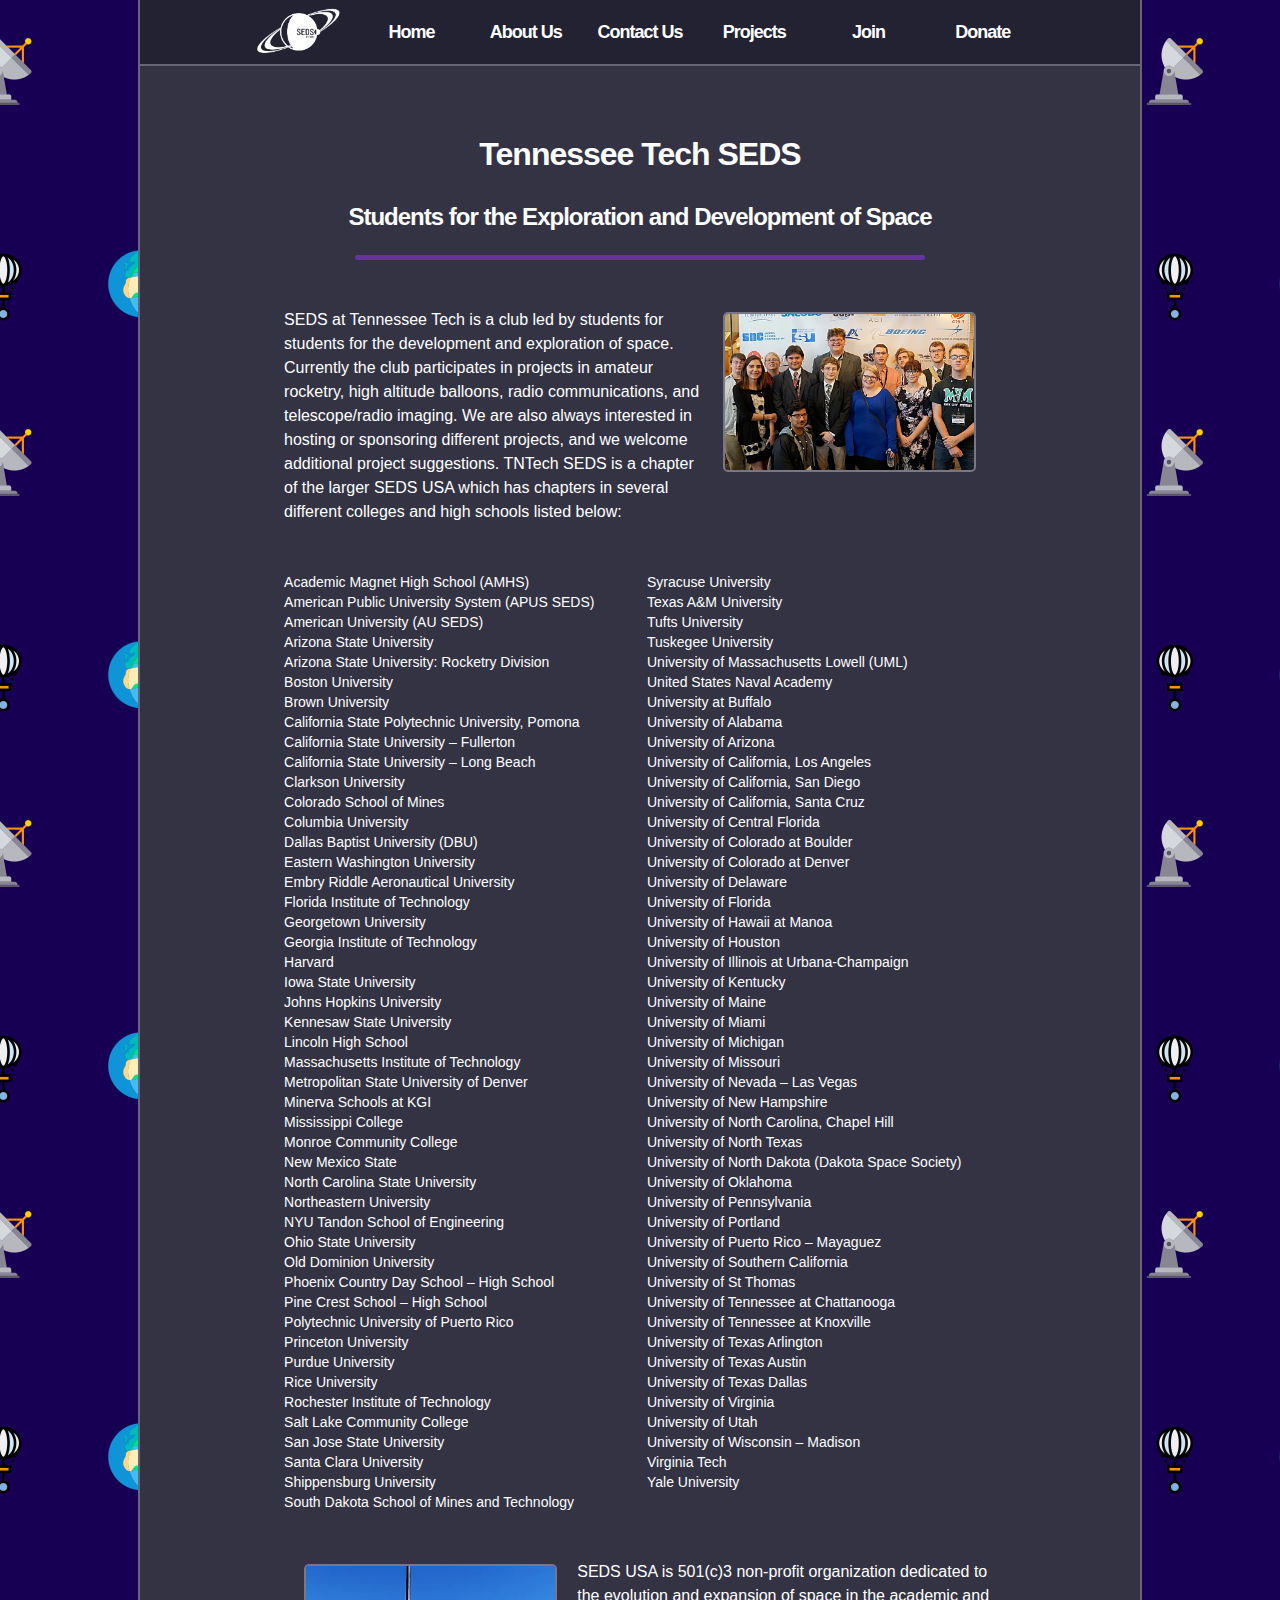
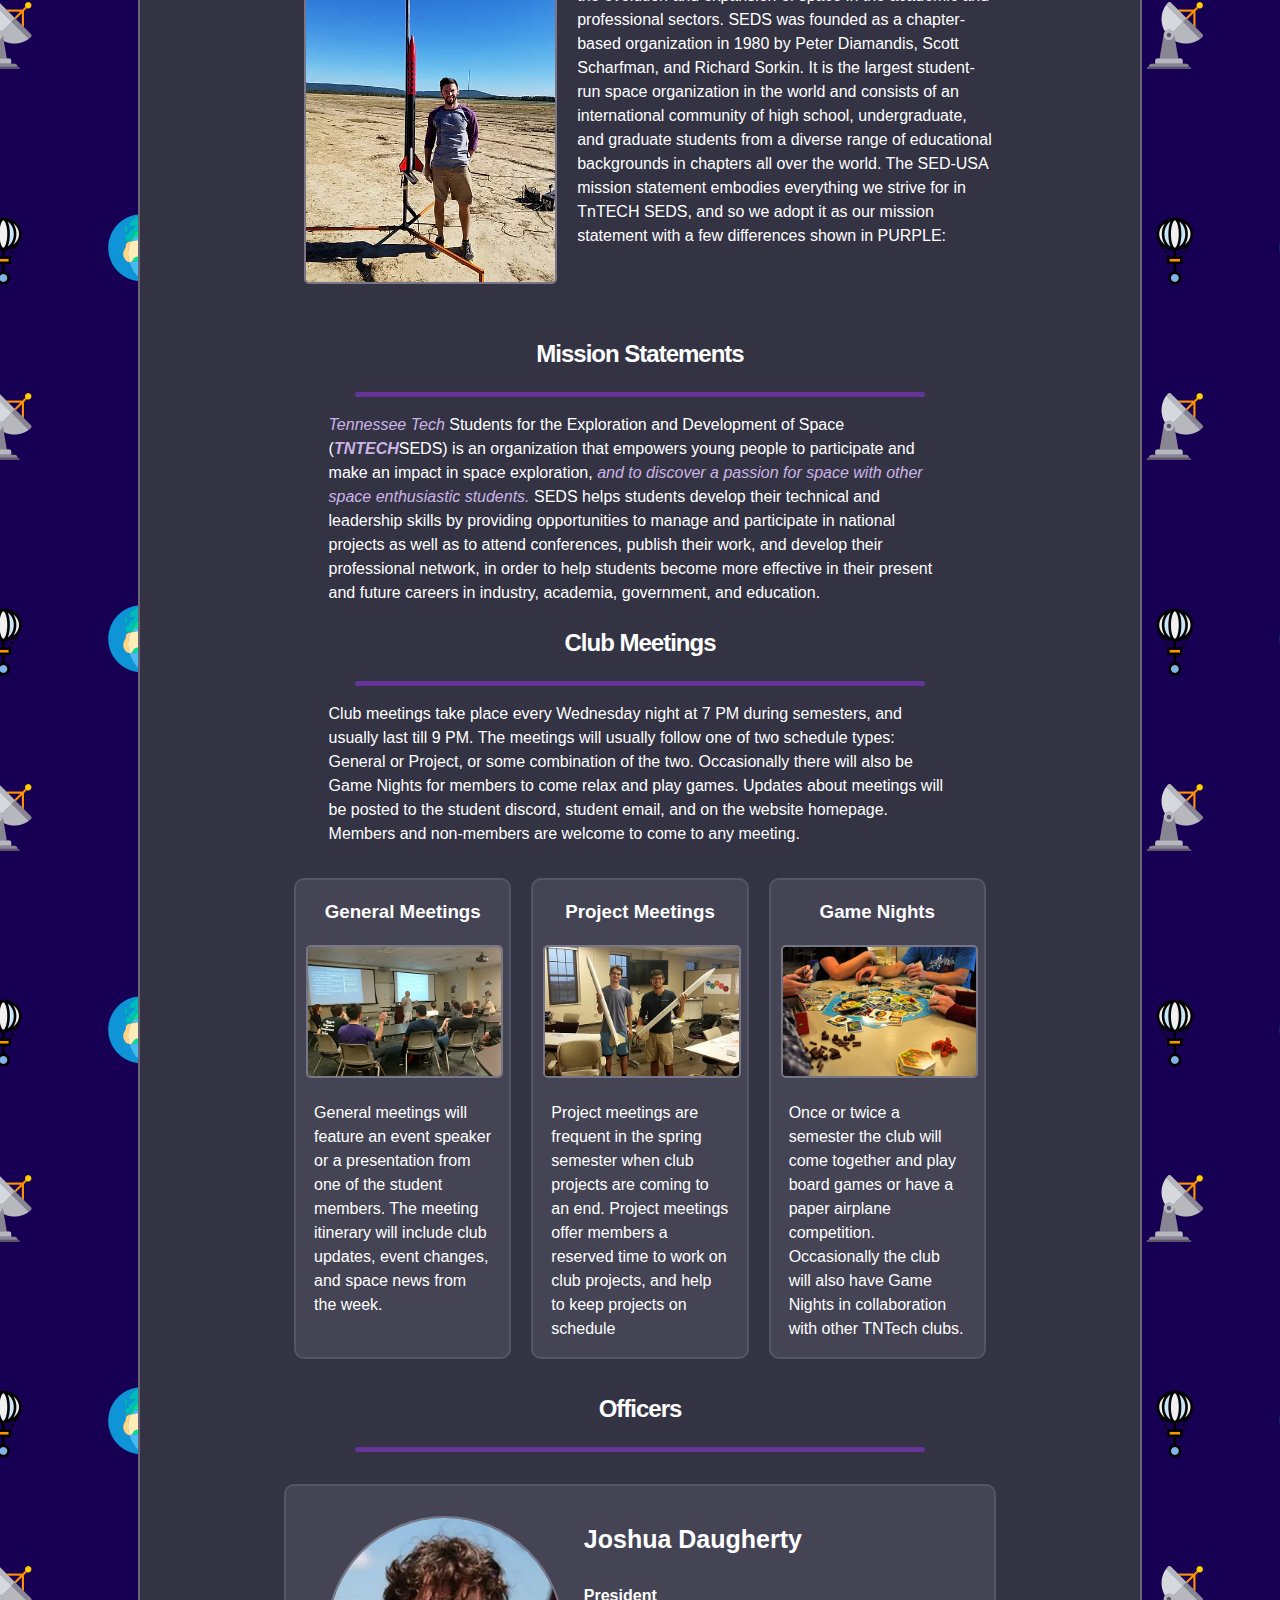
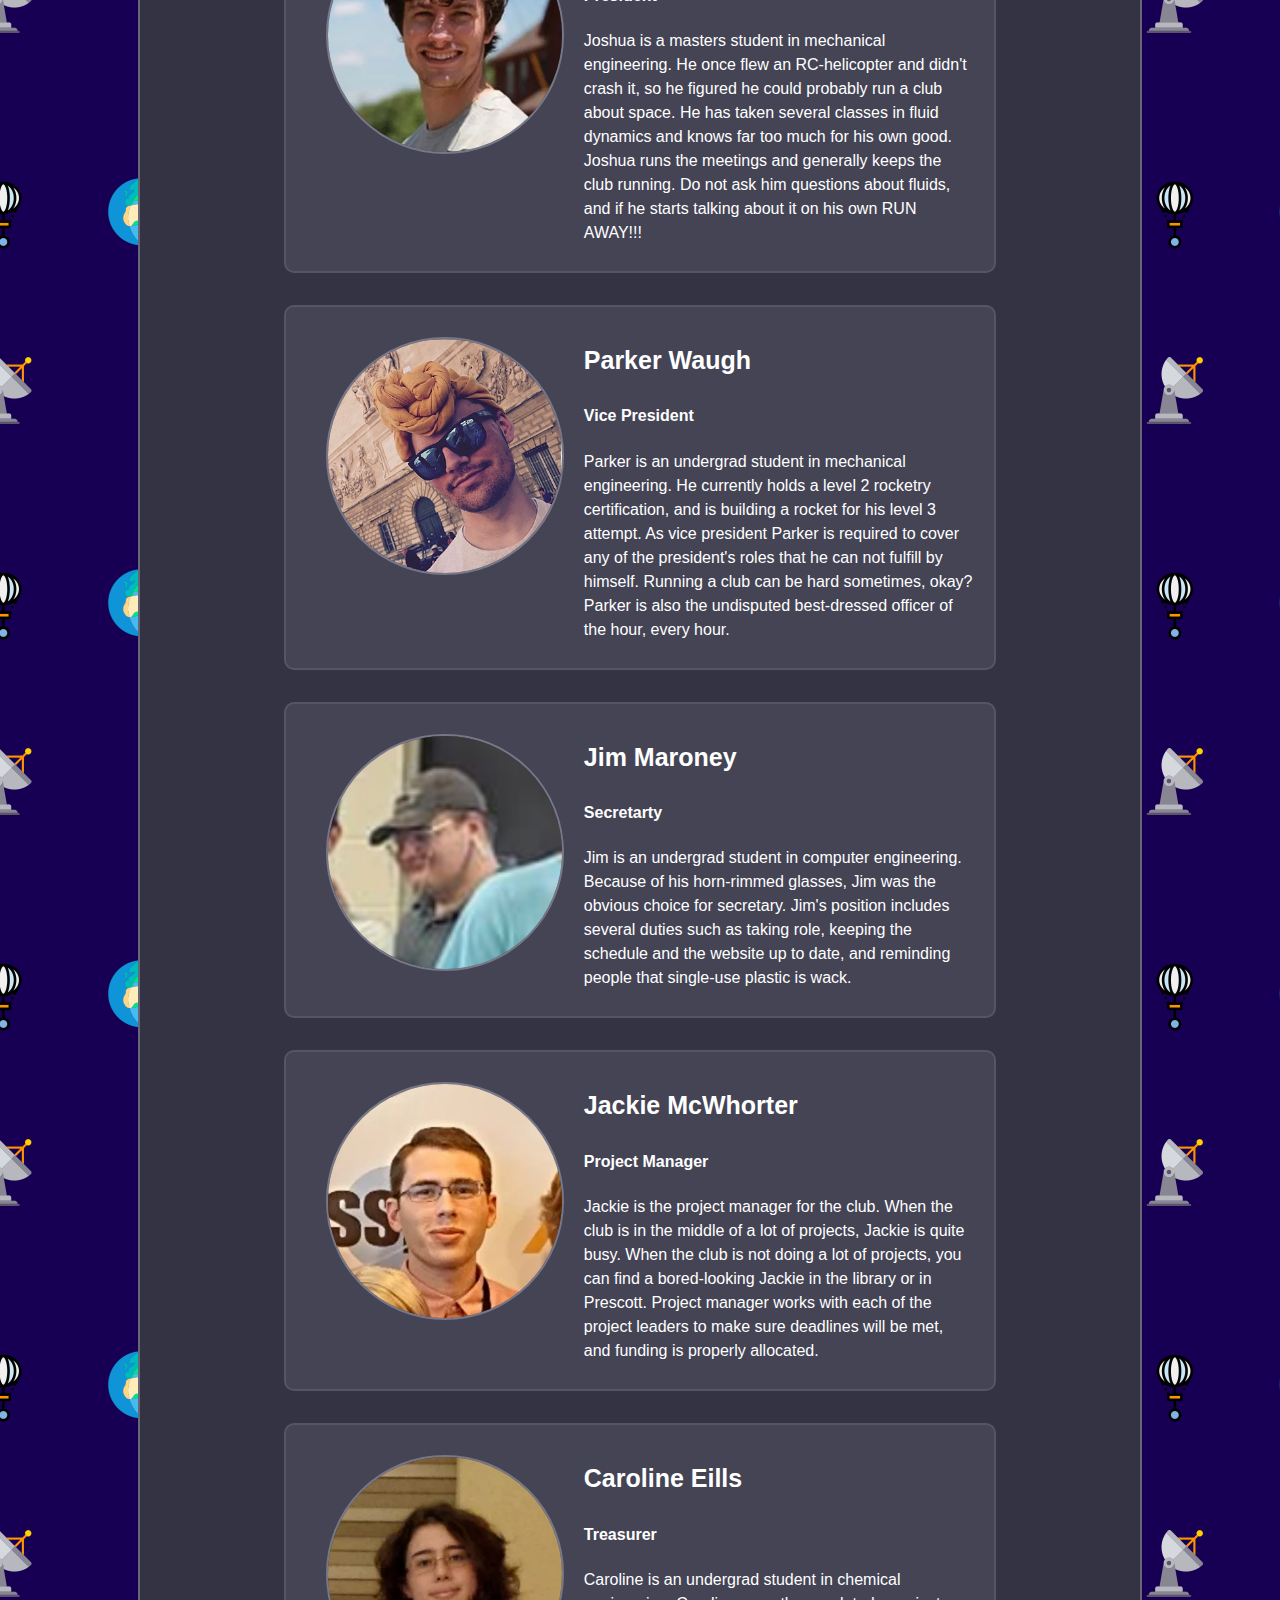
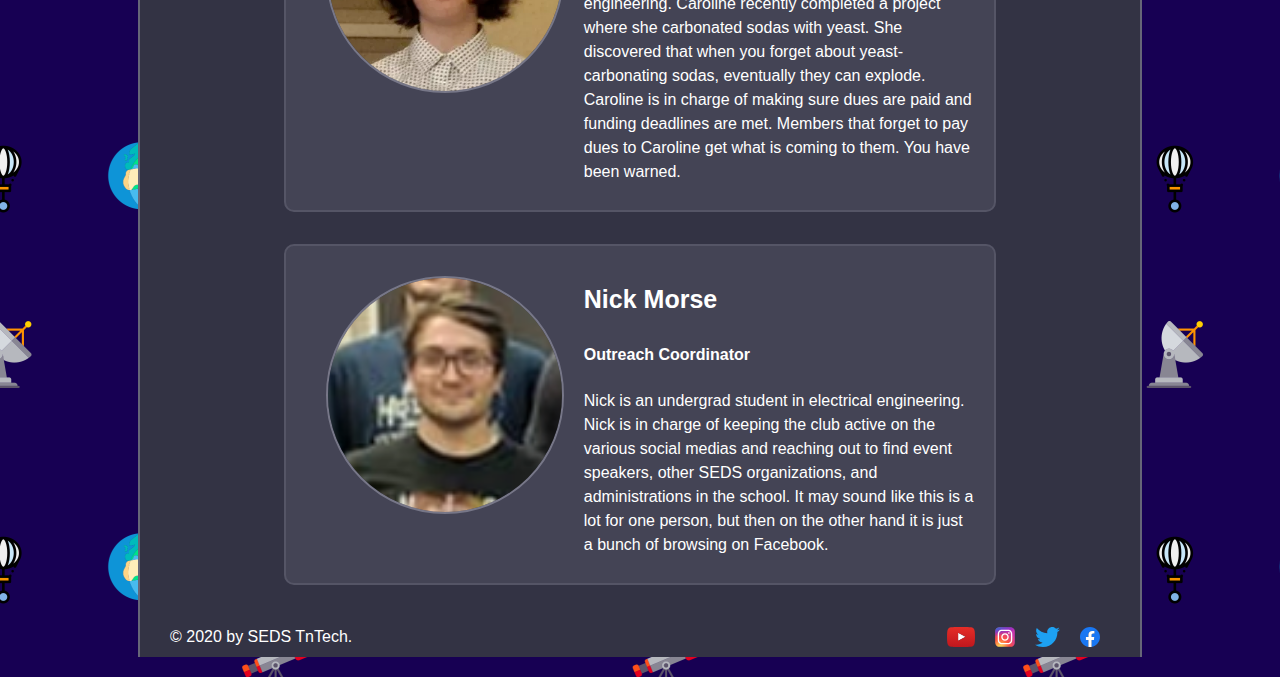
<file: about-us.html>
<!DOCTYPE html>
<html lang='en'>

<head>
    <title>About Us | SEDS at TTU</title>
    <meta charset="UTF-8">
    <meta name='viewport' content='width=device-width, initial-scale=1'>
    <link rel='icon' type='image/png' href='photos/assets/tab-icon.png'>
    <link rel='stylesheet' href='styles/about-us.css'>
    <script src='scripts/script.js'></script>
</head>

<body>
    <nav>
        <ul class='nav-links'>
            <button title='Menu'></button>
            <li class='logo'><a title='Home' href='index.html'><img src='photos/assets/logo.png'></a></li>
            <li><a href='index.html'>Home</a>
                <ul>
                    <li><a href='#PhotoOfTheWeek'>Photo of the Week</a></li>
                    <li><a href='#UpcomingEvents'>Upcoming Events</a></li>
                </ul>
            </li>
            <li><a href='about-us.html'>About Us</a>
                <ul>
                    <li><a href='about-us.html#MissionStatement'>Mission Statement</a></li>
                    <li><a href='about-us.html#ClubMeetings'>Club Meetings</a></li>
                    <li><a href='about-us.html#Officers'>Officers</a></li>
                </ul>
            </li>
            <li><a href='contact-us.html'>Contact Us</a></li>
            <li><a href='projects.html'>Projects</a>
                <ul>
                    <li><a href='projects.html#RocketryTeam'>Rocketry Team</a></li>
                    <li><a href='projects.html#BalloonTeam'>Balloon Team</a></li>
                    <li><a href='projects.html#RadioAndTelescope'>Radio/Telescope</a></li>
                </ul>
            </li>
            <li><a href='join.html'>Join</a></li>
            <li><a href='donate.html'>Donate</a></li>
        </ul>
    </nav>
    <main>
        <h1>Tennessee Tech SEDS</h1>
        <h2>Students for the Exploration and Development of Space</h2>
        <hr>
        <div class='flex'>
            <img src='photos/everybody.png'>
            <p>
                SEDS at Tennessee Tech is a club led by students for students for the development and exploration of
                space. Currently the club participates in projects in amateur rocketry, high altitude balloons, radio
                communications, and telescope/radio imaging. We are also always interested in hosting or sponsoring
                different projects, and we welcome additional project suggestions. TNTech SEDS is a chapter of the
                larger SEDS USA which has chapters in several different colleges and high schools listed below:
            </p>
        </div>
        <div class='columns'>Academic Magnet High School (AMHS)
American Public University System (APUS SEDS)
American University (AU SEDS)
Arizona State University
Arizona State University: Rocketry Division
Boston University
Brown University
California State Polytechnic University, Pomona
California State University – Fullerton
California State University – Long Beach
Clarkson University
Colorado School of Mines
Columbia University
Dallas Baptist University (DBU)
Eastern Washington University
Embry Riddle Aeronautical University
Florida Institute of Technology
Georgetown University
Georgia Institute of Technology
Harvard
Iowa State University
Johns Hopkins University
Kennesaw State University
Lincoln High School
Massachusetts Institute of Technology
Metropolitan State University of Denver
Minerva Schools at KGI
Mississippi College
Monroe Community College
New Mexico State
North Carolina State University
Northeastern University
NYU Tandon School of Engineering
Ohio State University
Old Dominion University
Phoenix Country Day School – High School
Pine Crest School – High School
Polytechnic University of Puerto Rico
Princeton University
Purdue University
Rice University
Rochester Institute of Technology
Salt Lake Community College
San Jose State University
Santa Clara University
Shippensburg University
South Dakota School of Mines and Technology
Syracuse University
Texas A&M University
Tufts University
Tuskegee University
University of Massachusetts Lowell (UML)
United States Naval Academy
University at Buffalo
University of Alabama
University of Arizona
University of California, Los Angeles
University of California, San Diego
University of California, Santa Cruz
University of Central Florida
University of Colorado at Boulder
University of Colorado at Denver
University of Delaware
University of Florida
University of Hawaii at Manoa
University of Houston
University of Illinois at Urbana-Champaign
University of Kentucky
University of Maine
University of Miami
University of Michigan
University of Missouri
University of Nevada – Las Vegas
University of New Hampshire
University of North Carolina, Chapel Hill
University of North Texas
University of North Dakota (Dakota Space Society)
University of Oklahoma
University of Pennsylvania
University of Portland
University of Puerto Rico – Mayaguez
University of Southern California
University of St Thomas
University of Tennessee at Chattanooga
University of Tennessee at Knoxville
University of Texas Arlington
University of Texas Austin
University of Texas Dallas
University of Virginia
University of Utah
University of Wisconsin – Madison
Virginia Tech
Yale University
        </div>
        <div class='flex'>
            <img src='photos/rocket.png'>
            <p>
                SEDS USA is 501(c)3 non-profit organization dedicated to the evolution and expansion of space in the
                academic and professional sectors. SEDS was founded as a chapter-based organization in 1980 by Peter
                Diamandis, Scott Scharfman, and Richard Sorkin. It is the largest student-run space organization in the
                world and consists of an international community of high school, undergraduate, and graduate students
                from a diverse range of educational backgrounds in chapters all over the world. The SED-USA mission
                statement embodies everything we strive for in TnTECH SEDS, and so we adopt it as our mission statement
                with a few differences shown in PURPLE:
            </p>
        </div>
        <section id='MissionStatement'>
            <h2>Mission Statements</h2>
            <hr>
            <p>
                <em>Tennessee Tech</em> Students for the Exploration and Development of Space
                (<b><em>TNTECH</em></b>SEDS) is an organization
                that empowers young people to participate and make an impact in space exploration, <em>and to discover a
                    passion for space with other space enthusiastic students.</em> SEDS helps students develop their
                technical
                and leadership skills by providing opportunities to manage and participate in national projects as well
                as to attend conferences, publish their work, and develop their professional network, in order to help
                students become more effective in their present and future careers in industry, academia, government,
                and education.
            </p>
        </section>
        <section id='ClubMeetings'>
            <h2>Club Meetings</h2>
            <hr>
            <p>
                Club meetings take place every Wednesday night at 7 PM during semesters, and usually last till 9 PM. The
                meetings will usually follow one of two schedule types: General or Project, or some combination of the
                two. Occasionally there will also be Game Nights for members to come relax and play games. Updates about
                meetings will be posted to the student discord, student email, and on the website homepage. Members and
                non-members are welcome to come to any meeting.
            </p>
        <div class='flex meetings'>
            <div>
                <h3>General Meetings</h3>
                <img src='photos/class.png'>
                <p>
                    General meetings will feature an event speaker or a presentation from one of the student members.
                    The meeting itinerary will include club updates, event changes, and space news from the week.
                </p>
            </div>
            <div>
                <h3>Project Meetings</h3>
                <img src='photos/nerds.png'>
                <p>Project meetings are frequent in the spring semester when club projects are coming to an end. Project
                    meetings offer members a reserved time to work on club projects, and help to keep projects on
                    schedule</p>
            </div>
            <div>
                <h3>Game Nights</h3>
                <img src='photos/game-night.png'>
                <p>Once or twice a semester the club will come together and play board games or have a paper airplane
                    competition. Occasionally the club will also have Game Nights in collaboration with other TNTech
                    clubs.</p>
            </div>
        </div>
        </section>
        <section id='Officers'>
            <h2>Officers</h2>
            <hr>
            <div class='flex'>
                <img src='photos/officers/josh-daugherty.png'>
                <div>
                    <h3>Joshua Daugherty</h3>
                    <h4>President</h4>
                    <p>Joshua is a masters student in mechanical engineering. He once flew an RC-helicopter and didn't
                        crash it, so he figured he could probably run a club about space. He has taken several classes
                        in fluid dynamics and knows far too much for his own good. Joshua runs the meetings and
                        generally keeps the club running. Do not ask him questions about fluids, and if he starts
                        talking about it on his own RUN AWAY!!!</p>
                </div>
            </div>
            <div class='flex'>
                <img src='photos/officers/parker-waugh.png'>
                <div>
                    <h3>Parker Waugh</h3>
                    <h4>Vice President</h4>
                    <p>
                        Parker is an undergrad student in mechanical engineering. He currently holds a level 2 rocketry
                        certification, and is building a rocket for his level 3 attempt. As vice president Parker is
                        required to cover any of the president's roles that he can not fulfill by himself. Running a
                        club can be hard sometimes, okay? Parker is also the undisputed best-dressed officer of the
                        hour, every hour.
                    </p>
                </div>
            </div>
            <div class='flex'>
                <img src='photos/officers/jim-maroney.png'>
                <div>
                    <h3>Jim Maroney</h3>
                    <h4>Secretarty</h4>
                    <p>Jim is an undergrad student in computer engineering. Because of his horn-rimmed glasses, Jim was
                        the obvious choice for secretary. Jim's position includes several duties such as taking role,
                        keeping the schedule and the website up to date, and reminding people that single-use plastic is
                        wack.</p>
                </div>
            </div>
            <div class='flex'>
                <img src='photos/officers/jackie-mcwhorter.png'>
                <div>
                    <h3>Jackie McWhorter</h3>
                    <h4>Project Manager</h4>
                    <p>
                        Jackie is the project manager for the club. When the club is in the middle of a lot of projects,
                        Jackie is quite busy. When the club is not doing a lot of projects, you can find a bored-looking
                        Jackie in the library or in Prescott. Project manager works with each of the project leaders to
                        make sure deadlines will be met, and funding is properly allocated.
                    </p>
                </div>
            </div>
            <div class='flex'>
                <img src='photos/officers/caroline-ellis.png'>
                <div>
                    <h3>Caroline Eills</h3>
                    <h4>Treasurer</h4>
                    <p>
                        Caroline is an undergrad student in chemical engineering. Caroline recently completed a project
                        where she carbonated sodas with yeast. She discovered that when you forget about
                        yeast-carbonating sodas, eventually they can explode. Caroline is in charge of making sure dues
                        are paid and funding deadlines are met. Members that forget to pay dues to Caroline get what is
                        coming to them. You have been warned.
                    </p>
                </div>
            </div>
            <div class='flex'>
                <img src='photos/officers/nick-morse.png'>
                <div>
                    <h3>Nick Morse</h3>
                    <h4>Outreach Coordinator</h4>
                    <p>Nick is an undergrad student in electrical engineering. Nick is in charge of keeping the club
                        active on the various social medias and reaching out to find event speakers, other SEDS
                        organizations, and administrations in the school. It may sound like this is a lot for one
                        person, but then on the other hand it is just a bunch of browsing on Facebook.</p>
                </div>
            </div>
        </section>
    </main>
    <footer>
        © 2020 by SEDS TnTech.
        <div class='socials'>
            <a title="YouTube" href='https://www.youtube.com/channel/UChfLODmJDbXxZ-jncmMFqSg/featured'><img
                    src='photos/assets/yt.svg'></a>
            <a title="Instagram" href='https://www.instagram.com/sedstntech/'><img src='photos/assets/ig.svg'></a>
            <a title="Twitter" href='https://twitter.com/SedsTnTech?lang=en'><img src='photos/assets/tw.svg'></a>
            <a title="Facebook" href='https://www.facebook.com/sedstntech/'><img src='photos/assets/fb.svg'></a>
        </div>
    </footer>
</body>

</html>
</file>
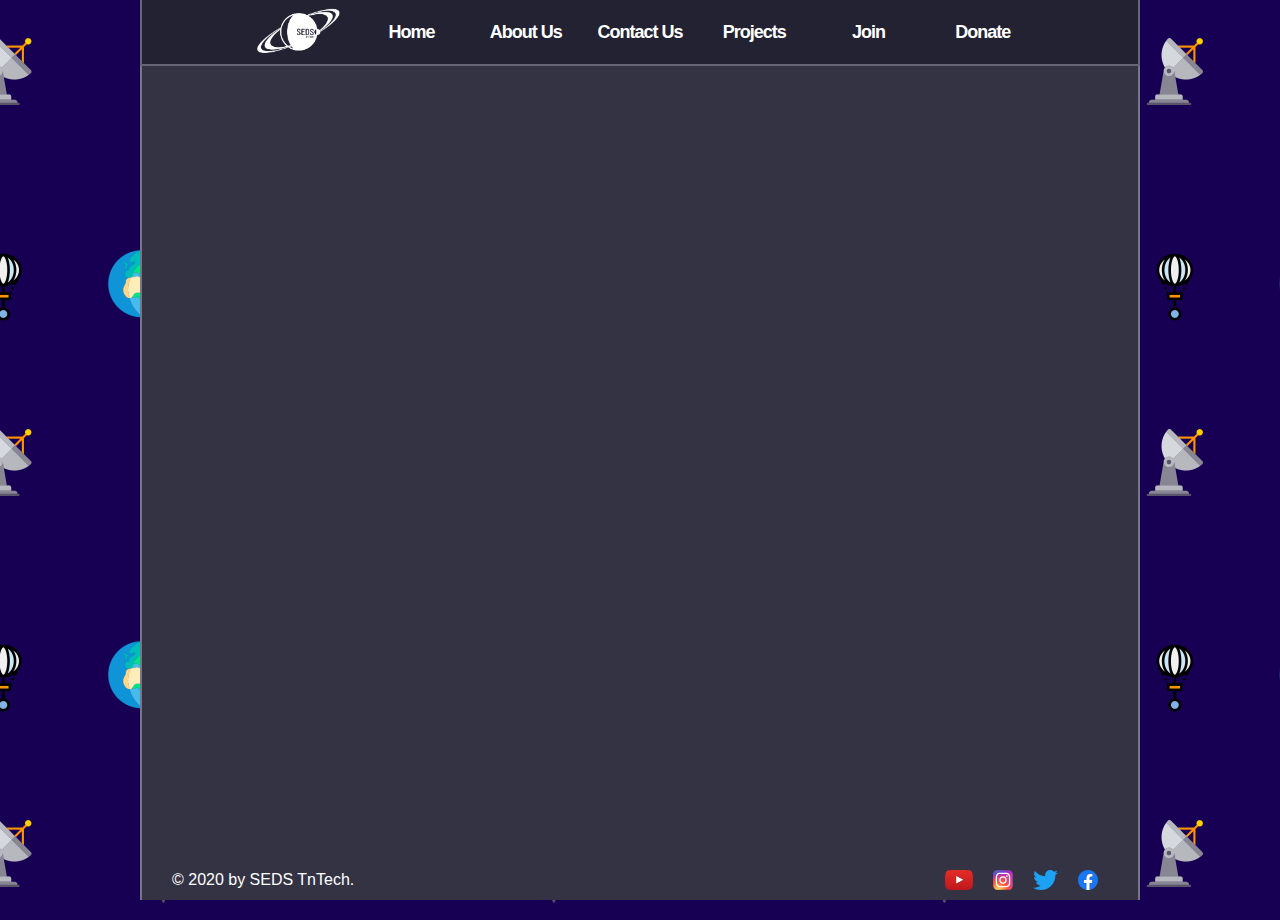
<file: contact-us.html>
<!DOCTYPE html>
<html lang='en'>

<head>
    <title>SEDS at TTU</title>
    <meta charset="UTF-8">
    <meta name='viewport' content='width=device-width, initial-scale=1'>
    <meta name='theme-color' content='#222222' />
    <link rel='icon' type='image/png' href='photos/assets/tab-icon.png'>
    <link rel='stylesheet' href='styles/contact-us.css'>
    <script src='scripts/script.js'></script>
</head>

<body>
    <nav>
        <ul class='nav-links'>
            <button title='Menu'></button>
            <li class='logo'><a title='Home' href='index.html'><img src='photos/assets/logo.png'></a></li>
            <li><a href='index.html'>Home</a>
                <ul>
                    <li><a href='index.html#PhotoOfTheWeek'>Photo of the Week</a></li>
                    <li><a href='index.html#UpcomingEvents'>Upcoming Events</a></li>
                </ul>
            </li>
            <li><a href='about-us.html'>About Us</a>
                <ul>
                    <li><a href='about-us.html#MissionStatement'>Mission Statement</a></li>
                    <li><a href='about-us.html#ClubMeetings'>Club Meetings</a></li>
                    <li><a href='about-us.html#Officers'>Officers</a></li>
                </ul>
            </li>
            <li><a href='contact-us.html'>Contact Us</a></li>
            <li><a href='projects.html'>Projects</a>
                <ul>
                    <li><a href='projects.html#RocketryTeam'>Rocketry Team</a></li>
                    <li><a href='projects.html#BalloonTeam'>Balloon Team</a></li>
                    <li><a href='projects.html#RadioAndTelescope'>Radio/Telescope</a></li>
                </ul>
            </li>
            <li><a href='join.html'>Join</a></li>
            <li><a href='donate.html'>Donate</a></li>
        </ul>
    </nav>
    <main>
   <iframe src="https://docs.google.com/forms/d/e/1FAIpQLSdQhTP-wen9pOiP227rfBSqQ2n9i7BrGFw_jTr-aSqAgFUOQA/viewform?embedded=true">Loading…</iframe> 
    </main>
    <footer>
        © 2020 by SEDS TnTech.
        <div class='socials'>
            <a title="YouTube" href='https://www.youtube.com/channel/UChfLODmJDbXxZ-jncmMFqSg/featured'><img
                    src='photos/assets/yt.svg'></a>
            <a title="Instagram" href='https://www.instagram.com/sedstntech/'><img src='photos/assets/ig.svg'></a>
            <a title="Twitter" href='https://twitter.com/SedsTnTech?lang=en'><img src='photos/assets/tw.svg'></a>
            <a title="Facebook" href='https://www.facebook.com/sedstntech/'><img src='photos/assets/fb.svg'></a>
        </div>
    </footer>
    
    </body>
    </html>
</file>
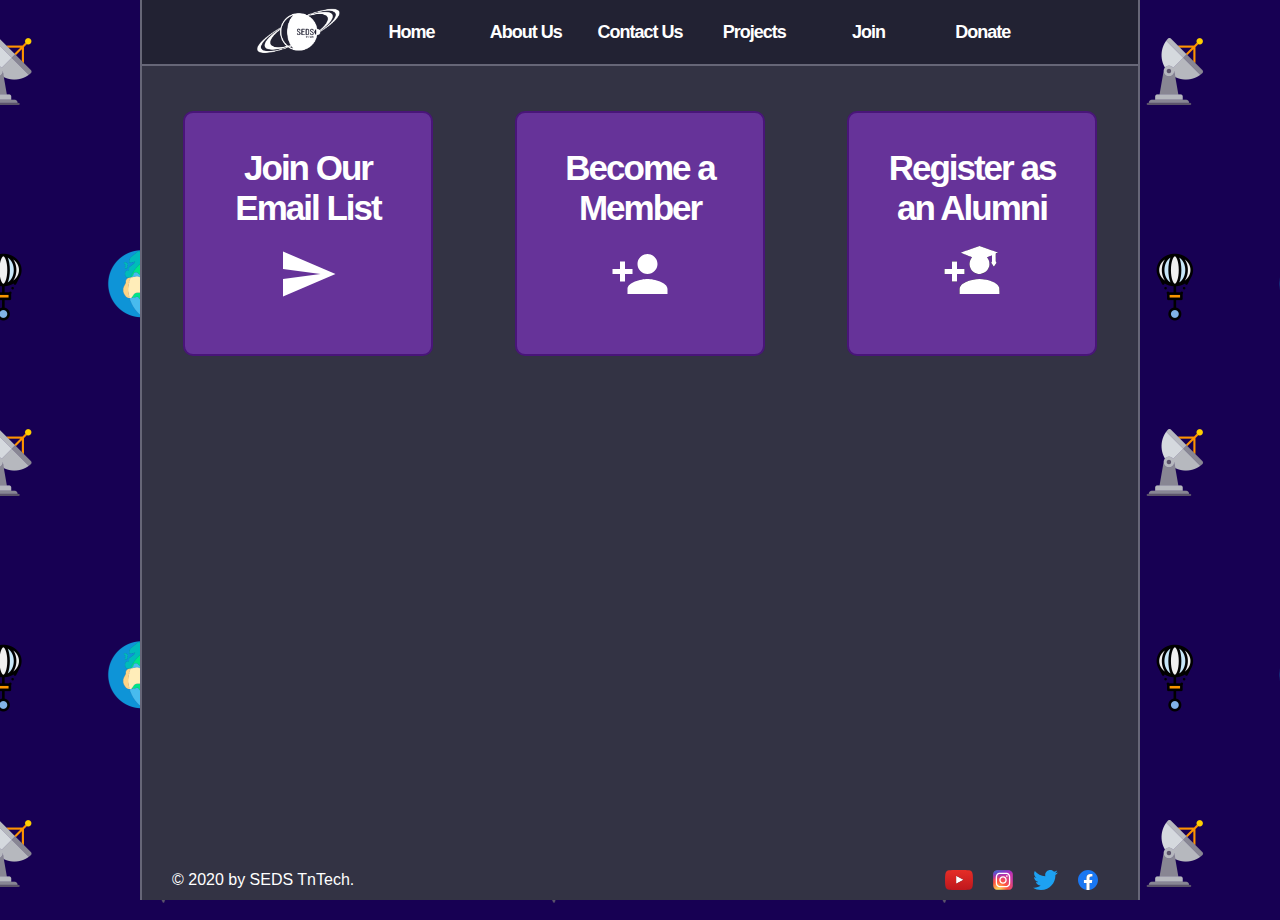
<file: join.html>
<!DOCTYPE html>
<html lang='en'>

<head>
    <title>SEDS at TTU</title>
    <meta charset="UTF-8">
    <meta name='viewport' content='width=device-width, initial-scale=1'>
    <meta name='theme-color' content='#222222' />
    <link rel='icon' type='image/png' href='photos/assets/tab-icon.png'>
    <link rel='stylesheet' href='styles/join.css'>
    <script src='scripts/join.js'></script>
</head>

<body>
    <nav>
        <ul class='nav-links'>
            <button title='Menu'></button>
            <li class='logo'><a title='Home' href='index.html'><img src='photos/assets/logo.png'></a></li>
            <li><a href='index.html'>Home</a>
                <ul>
                    <li><a href='index.html#PhotoOfTheWeek'>Photo of the Week</a></li>
                    <li><a href='index.html#UpcomingEvents'>Upcoming Events</a></li>
                </ul>
            </li>
            <li><a href='about-us.html'>About Us</a>
                <ul>
                    <li><a href='about-us.html#MissionStatement'>Mission Statement</a></li>
                    <li><a href='about-us.html#ClubMeetings'>Club Meetings</a></li>
                    <li><a href='about-us.html#Officers'>Officers</a></li>
                </ul>
            </li>
            <li><a href='contact-us.html'>Contact Us</a></li>
            <li><a href='projects.html'>Projects</a>
                <ul>
                    <li><a href='projects.html#RocketryTeam'>Rocketry Team</a></li>
                    <li><a href='projects.html#BalloonTeam'>Balloon Team</a></li>
                    <li><a href='projects.html#RadioAndTelescope'>Radio/Telescope</a></li>
                </ul>
            </li>
            <li><a href='join.html'>Join</a></li>
            <li><a href='donate.html'>Donate</a></li>
        </ul>
    </nav>
    <main>
        <div class='flex'>
                <div>
                    <button>
                    Join Our Email List <img src='photos/assets/send.svg'></button>
                    <iframe src="https://docs.google.com/forms/d/e/1FAIpQLSeCyfqCXuWr9IiodE9cFDzcBaRBzK9lBI4XpKURF0l8gmfwvg/viewform?embedded=true" >Loading…</iframe>
                </div>
                <div>
                    <button>Become a Member <img src='photos/assets/person.svg'></button>
                    <iframe src="https://docs.google.com/forms/d/e/1FAIpQLSeBBBY0IP1hT3SNIjeiaOfqya3zaGrGkvY5wl9FasEJXirEng/viewform?embedded=true" >Loading…</iframe>
                </div>
                <div>
                    <button>Register as an Alumni <img src='photos/assets/graduate.svg'></button>
                    <iframe src="https://docs.google.com/forms/d/e/1FAIpQLSevrhIfv8FGwkcOAeyVhJefXN8mIR7jzl0rw9fh4es5UXuXqg/viewform?embedded=true" >Loading…</iframe>
                </div>
        </div>
    </main>
    <footer>
        © 2020 by SEDS TnTech.
        <div class='socials'>
            <a title="YouTube" href='https://www.youtube.com/channel/UChfLODmJDbXxZ-jncmMFqSg/featured'><img
                    src='photos/assets/yt.svg'></a>
            <a title="Instagram" href='https://www.instagram.com/sedstntech/'><img src='photos/assets/ig.svg'></a>
            <a title="Twitter" href='https://twitter.com/SedsTnTech?lang=en'><img src='photos/assets/tw.svg'></a>
            <a title="Facebook" href='https://www.facebook.com/sedstntech/'><img src='photos/assets/fb.svg'></a>
        </div>
    </footer>
    
    </body>
    </html>
</file>
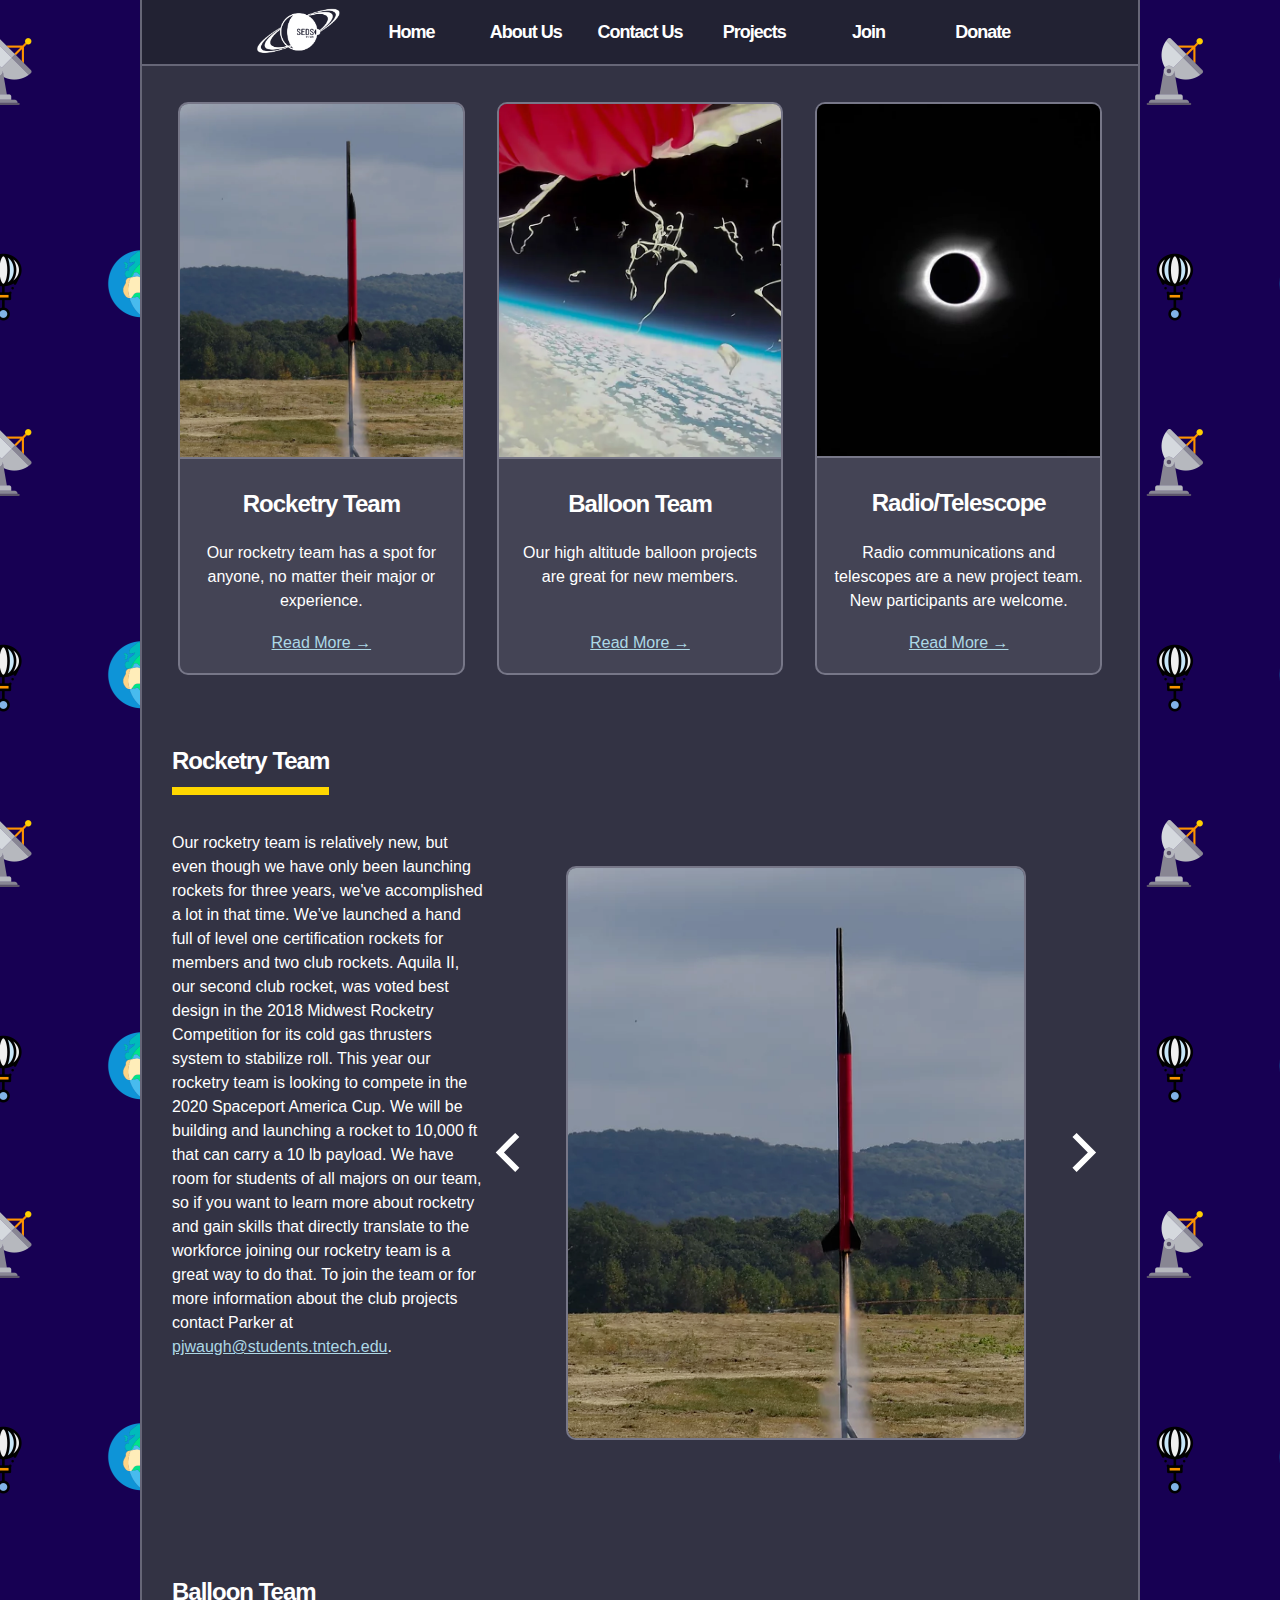
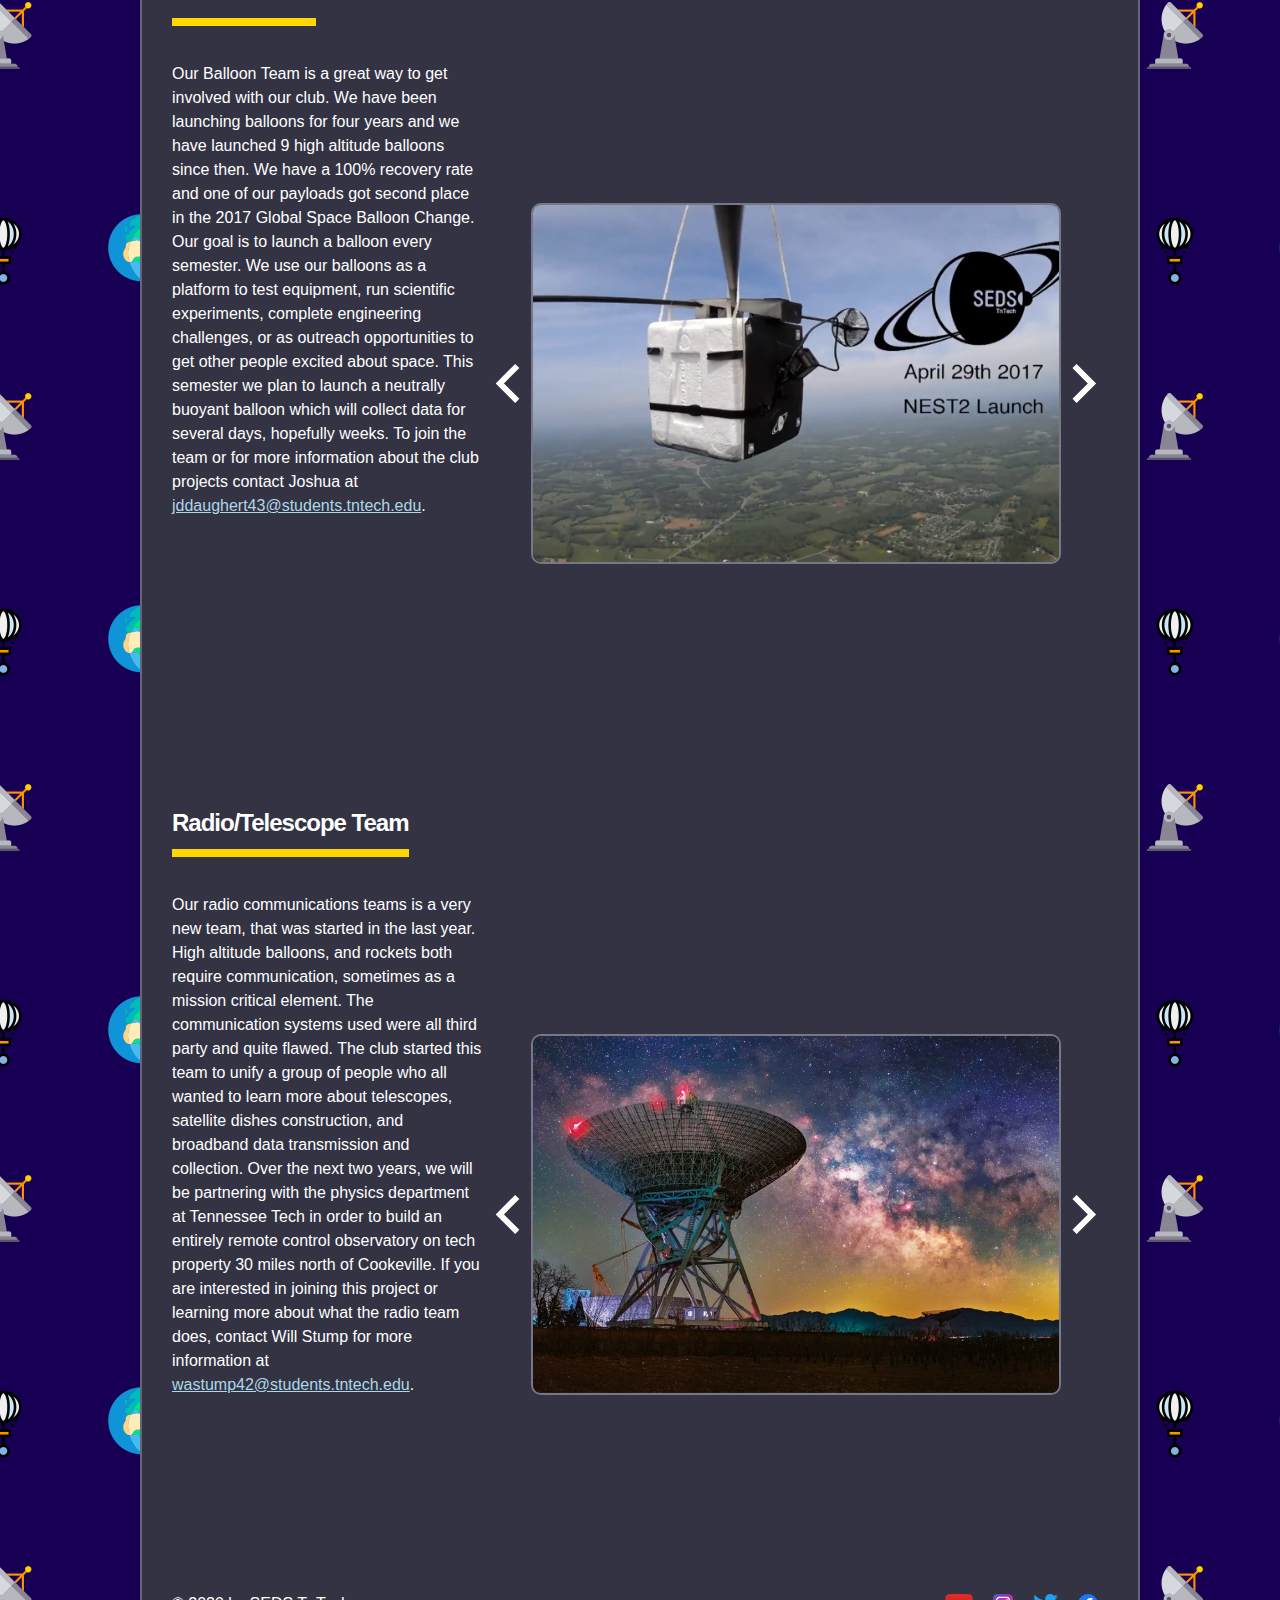
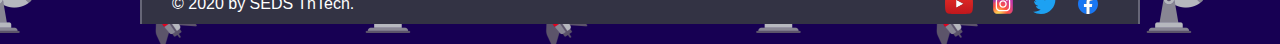
<file: projects.html>
<!DOCTYPE html>
<html lang='en'>

<head>
    <title>About Us | SEDS TnTech</title>
    <meta charset="UTF-8">
    <meta name='viewport' content='width=device-width, initial-scale=1'>
    <link rel='icon' type='image/png' href='photos/assets/tab-icon.png'>
    <link rel='stylesheet' href='styles/projects.css'>
    <script src='scripts/swipe.min.js'></script>
    <script src='scripts/projects.js'></script>
</head>

<body>
    <nav>
        <ul class='nav-links'>
            <button title='Menu'></button>
            <li class='logo'><a title='Home' href='index.html'><img src='photos/assets/logo.png'></a></li>
            <li><a href='index.html'>Home</a>
                <ul>
                    <li><a href='#PhotoOfTheWeek'>Photo of the Week</a></li>
                    <li><a href='#UpcomingEvents'>Upcoming Events</a></li>
                </ul>
            </li>
            <li><a href='about-us.html'>About Us</a>
                <ul>
                    <li><a href='about-us.html#MissionStatement'>Mission Statement</a></li>
                    <li><a href='about-us.html#ClubMeetings'>Club Meetings</a></li>
                    <li><a href='about-us.html#Officers'>Officers</a></li>
                </ul>
            </li>
            <li><a href='contact-us.html'>Contact Us</a></li>
            <li><a href='projects.html'>Projects</a>
                <ul>
                    <li><a href='projects.html#RocketryTeam'>Rocketry Team</a></li>
                    <li><a href='projects.html#BalloonTeam'>Balloon Team</a></li>
                    <li><a href='projects.html#RadioAndTelescope'>Radio/Telescope</a></li>
                </ul>
            </li>
            <li><a href='join.html'>Join</a></li>
            <li><a href='donate.html'>Donate</a></li>
        </ul>
    </nav>
    <main>
        <div class='flex thumbnail'>
            <div>
                <img src='photos/team-rocket.png'>
                <h2>Rocketry Team</h2>
                <p>Our rocketry team has a spot for anyone, no matter their major or experience.</p>
                <div><a href="#RocketryTeam">Read More →</a></div>
            </div>
            <div>
                <img src='photos/team-balloon.png'>
                <h2>Balloon Team</h2>
                <p>
                    Our high altitude balloon projects are great for new members.
                </p>
                <div><a href="#BalloonTeam">Read More →</a></div>
            </div>
            <div>
                <img src='photos/eclipse.png'>
                <h2>Radio/Telescope</h2>
                <p>Radio communications and telescopes are a new project team. New participants are welcome.</p>
                <div><a href="#RadioAndTelescope">Read More →</a></div>
            </div>
        </div>
        <article id='RocketryTeam'>
            <h2><span>Rocketry Team</span></h2>
            <div class='flex'>
                <p>
                    Our rocketry team is relatively new, but even though we have only been launching rockets for three
                    years, we've accomplished a lot in that time. We’ve launched a hand full of level one certification
                    rockets for members and two club rockets. Aquila II, our second club rocket, was voted best design
                    in the 2018 Midwest Rocketry Competition for its cold gas thrusters system to stabilize roll. This
                    year our rocketry team is looking to compete in the 2020 Spaceport America Cup. We will be building
                    and launching a rocket to 10,000 ft that can carry a 10 lb payload. We have room for students of all
                    majors on our team, so if you want to learn more about rocketry and gain skills that directly
                    translate to the workforce joining our rocketry team is a great way to do that. To join the team or
                    for more information about the club projects contact Parker at <a target="_blank"
                        href="mailto:pjwaugh@students.tntech.edu">pjwaugh@students.tntech.edu</a>.
                </p>
                <div class='swipe'>
                    <div class='swipe-wrap'>
                        <figure>
                            <img src='photos/team-rocket.png'>
                        </figure>
                        <figure>
                            <iframe src="https://www.youtube.com/embed/Ue4PnM4bLog" frameborder="0"
                                allowfullscreen></iframe>
                        </figure>
                        <figure>
                            <img src='photos/projects/rocket-team-1.png'>
                        </figure>
                        <figure>
                            <img src='photos/projects/rocket-team-2.png'>
                        </figure>
                        <figure>
                            <img src='photos/projects/rocket-team-3.png'>
                        </figure>
                        <figure>
                            <img src='photos/projects/rocket-team-4.png'>
                        </figure>
                        <figure>
                            <img src='photos/projects/rocket-team-5.png'>
                        </figure>
                        <figure>
                            <img src='photos/projects/rocket-team-6.png'>
                        </figure>
                        <figure>
                            <img src='photos/projects/rocket-team-7.png'>
                        </figure>
                        <figure>
                            <img src='photos/projects/rocket-team-8.png'>
                        </figure>
                        <figure>
                            <img src='photos/projects/rocket-team-9.png'>
                        </figure>
                        <figure>
                            <img src='photos/projects/rocket-team-10.png'>
                        </figure>
                        <figure>
                            <img src='photos/projects/rocket-team-11.png'>
                        </figure>
                        <figure>
                            <img src='photos/projects/rocket-team-12.png'>
                        </figure>

                        <figure>
                            <img src='photos/projects/rocket-team-13.png'>
                        </figure>
                        <figure>
                            <img src='photos/projects/rocket-team-14.png'>
                        </figure>
                    </div>
                    <button class='prev' onclick='rocketSwipe.prev()'><svg xmlns="http://www.w3.org/2000/svg"
                            viewBox="0 0 24 24">
                            <path d="M18.12 4.12L10.24 12l7.88 7.88L16 22 6 12 16 2z" />
                        </svg></button>
                    <button class='next' onclick='rocketSwipe.next()'><svg xmlns="http://www.w3.org/2000/svg"
                            viewBox="0 0 24 24">
                            <path d="M5.88 4.12L13.76 12l-7.88 7.88L8 22l10-10L8 2z" /></svg></button>
                </div>
            </div>
        </article>
        <article id='BalloonTeam'>
            <h2><span>Balloon Team</span></h2>
            <div class='flex'>
                <p>Our Balloon Team is a great way to get involved with our club. We have been launching balloons for
                    four years and we have launched 9 high altitude balloons since then. We have a 100% recovery rate
                    and one of our payloads got second place in the 2017 Global Space Balloon Change. Our goal is to
                    launch a balloon every semester. We use our balloons as a platform to test equipment, run scientific
                    experiments, complete engineering challenges, or as outreach opportunities to get other people
                    excited about space. This semester we plan to launch a neutrally buoyant balloon which will collect
                    data for several days, hopefully weeks. To join the team or for more information about the club
                    projects contact Joshua at <a target="_blank"
                        href='mailto:jddaughert43@students.tntech.edu'>jddaughert43@students.tntech.edu</a>.</p>
                <div class='swipe'>
                    <div class='swipe-wrap'>
                        <figure>
                            <img src='photos/projects/balloon-team-1.png'>
                        </figure>
                        <figure>
                            <img src='photos/projects/balloon-team-2.png'>
                        </figure>
                        <figure>
                            <img src='photos/projects/balloon-team-3.png'>
                        </figure>
                        <figure>
                            <img src='photos/projects/balloon-team-4.png'>
                        </figure>
                        <figure>
                            <img src='photos/projects/balloon-team-5.png'>
                        </figure>
                        <figure>
                            <img src='photos/projects/balloon-team-6.png'>
                        </figure>
                        <figure>
                            <img src='photos/projects/balloon-team-7.png'>
                        </figure>
                        <figure>
                            <img src='photos/projects/balloon-team-8.png'>
                        </figure>
                        <figure>
                            <img src='photos/projects/balloon-team-9.png'>
                        </figure>
                        <figure>
                            <img src='photos/projects/balloon-team-10.png'>
                        </figure>

                    </div>
                    <div class='shade'></div>
                    <button class='prev' onclick='balloonSwipe.prev()'><svg xmlns="http://www.w3.org/2000/svg"
                            viewBox="0 0 24 24">
                            <path d="M18.12 4.12L10.24 12l7.88 7.88L16 22 6 12 16 2z" />
                        </svg></button>
                    <button class='next' onclick=' balloonSwipe.next()'><svg xmlns="http://www.w3.org/2000/svg"
                            viewBox="0 0 24 24">
                            <path d="M5.88 4.12L13.76 12l-7.88 7.88L8 22l10-10L8 2z" /></svg></button>
                </div>
            </div>
        </article>
        <article id='RadioAndTelescope'>
            <h2><span>Radio/Telescope Team</span></h2>
            <div class='flex'>
                <p>Our radio communications teams is a very new team, that was started in the last year. High altitude
                    balloons, and rockets both require communication, sometimes as a mission critical element. The
                    communication systems used were all third party and quite flawed. The club started this team to
                    unify a group of people who all wanted to learn more about telescopes, satellite dishes
                    construction, and broadband data transmission and collection. Over the next two years, we will be
                    partnering with the physics department at Tennessee Tech in order to build an entirely remote
                    control observatory on tech property 30 miles north of Cookeville. If you are interested in joining
                    this project or learning more about what the radio team does, contact Will Stump for more
                    information at <a target="_blank"
                        href='mailto:wastump42@students.tntech.edu'>wastump42@students.tntech.edu</a>.</p>
                <div class='swipe'>
                    <div class='swipe-wrap'>
                        <figure>
                            <img src="photos/projects/tele-team-1.png">
                        </figure>
                        <figure>
                            <img src="photos/projects/tele-team-2.png">
                        </figure>
                    </div>
                    <button class='prev' onclick='teleSwipe.prev()'><svg xmlns="http://www.w3.org/2000/svg"
                            viewBox="0 0 24 24">
                            <path d="M18.12 4.12L10.24 12l7.88 7.88L16 22 6 12 16 2z" />
                        </svg></button>
                    <button class='next' onclick='teleSwipe.next()'><svg xmlns="http://www.w3.org/2000/svg"
                            viewBox="0 0 24 24">
                            <path d="M5.88 4.12L13.76 12l-7.88 7.88L8 22l10-10L8 2z" /></svg></button>
                </div>
            </div>
        </article>
    </main>
    <footer>
        © 2020 by SEDS TnTech.
        <div class='socials'>
            <a title="YouTube" href='https://www.youtube.com/channel/UChfLODmJDbXxZ-jncmMFqSg/featured'><img
                    src='photos/assets/yt.svg'></a>
            <a title="Instagram" href='https://www.instagram.com/sedstntech/'><img src='photos/assets/ig.svg'></a>
            <a title="Twitter" href='https://twitter.com/SedsTnTech?lang=en'><img src='photos/assets/tw.svg'></a>
            <a title="Facebook" href='https://www.facebook.com/sedstntech/'><img src='photos/assets/fb.svg'></a>
        </div>
    </footer>
</body>


</html>
</file>
<file: styles/about-us.css>
@import "common.css";
body {
    background:#334;
}
main {
    max-width: 80ch;
    margin: auto;
    padding: 0 20px;
}
p {
    max-width: 70ch;
    margin-left: auto;
    margin-right: auto;
}
main > .flex:nth-of-type(1) {
    flex-direction: row-reverse;
}
.flex {
    display: flex;
    margin: 2em 0;
}
.flex > img {
    width: 35%;
    flex-shrink: 0;
    margin: 20px;
    align-self: flex-start;
    border-radius: 5px;
    border: 2px solid #778;
}
h1 {
    margin-top: 2em;
}
h1,h2 {
    text-align: center;
}

em {
    color: #ccb3e6
}

.meetings > div {
    width: calc(100%/3 - 20px);
    margin: 0 10px;
    padding: 0 10px;
    background: #445;
    border: 2px solid #556;
    border-radius: 10px;
}
.meetings > div > h3 {
    text-align: center;
}
.meetings > div > img {
    width: 100%;
    border-radius: 5px;
    border: 2px solid #778;
}
.meetings > div > p {
    padding: 0 8px;
}
.columns {
    white-space: pre-wrap;
    font-size: 14px;
    line-height: 20px;
    columns: 2;
}
#Officers > div {
    background: #445;
    border: 2px solid #556;
    border-radius: 10px;
    padding: 10px 20px;
}
#Officers h3 {
    font-size: 25px;
}
#Officers img {
    min-width: 25%;
    border-radius: 50%;
}
@media(min-width:1000px) {
    body {
        border: 2px solid #667;
        border-width: 0 2px 0 2px;
    }
    nav {
        border-width: 0 0 2px 0;
    }
}
@media(max-width:700px) { 
    div.flex {
        display: block;
        text-align: center;
    }
    .flex img {
        width: 85%;
        max-height: 50vh;
        object-fit: cover;
    }
    .flex p {
        text-align: left;
    }
    .columns {
        columns:1;
    }
    .meetings div {
        width: 85%;
        margin-bottom: 2em;
        margin: 2em auto;
    }
    .meetings div img {
        width: 75%;
        max-width: 500px;
        min-width: 250px;
        object-fit: cover;
    }
    #Officers img {
        float: left;
        width: 30vw;
    }
    #Officers h3 {
        margin-top: 2em;
    }
    #Officers p::before {
        content: "";
        display: table;
        clear: both;
    }
}
@media(max-width:500px) {
    #Officers img {
        float: none;
        height: 20vh;
        width: 20vh;
        margin-bottom: 0;
    }
    #Officers h3 {
        margin-top: 1em;
    }
}
</file>
<file: styles/contact-us.css>
@import "common.css";

body {
    height: 100vh;
    overflow: hidden;
}
main {
    height: calc(100vh - 106px);
    background: #334;
    border: 2px solid #778;
    border-width: 0 2px;
}
footer {
    border: 2px solid #778;
    border-width: 0 2px;
}

iframe {
    width: 100%;
    border: 0;
    height: calc(100vh - 106px);
}
@media(max-width:1000px) {
    main {
        border: 0;
    }
    footer {
        border-width: 2px 0 0 0;
        height: 38px;
    }
}
</file>
<file: styles/join.css>
@import "common.css";

main {
    height: calc(100vh - 106px);
    background: #334;
}

div.flex {
    display: flex;
    width: 100%;
    text-align: center;
    padding-top: 30px;
    height: calc(100vh - 136px);
    flex-wrap: wrap;
    overflow-y: auto;
}

div.flex>div {
    flex: 1;
    margin: 15px 5px;
}

div.flex button {
    appearance: none;
    font-size: 35px;
    cursor: pointer;
    border-radius: 10px;
    font-weight: bold;
    letter-spacing: -2px;
    color: white;
    width: 250px;
    padding: 35px;
    -webkit-appearance: none;
    border: 2px solid hsl(271, 70%, 28%);
    background: rebeccapurple;
}

div.flex button img {
    display: block;
    width: 60px;
    height: 60px;
    margin: 15px auto;
}

div.flex button:hover {
    color: gold;
}

div.flex iframe {
    display: none;
}

div.flex.active {
    height: 100%;
    padding: 0 5px;
    width: calc(100% - 10px);
    display: grid;
    grid-template-columns: 1fr 250px;
    grid-template-rows: 250px 1fr;
    grid-template-areas: "form .""form .";
}
div.flex.active div {
    margin: 15px 0;
}

div.flex.active>div.active {
    grid-area: form;
    background: #445;
    border-radius: 10px;
    margin: 15px 10px 0 0;
}

div.flex.active>div.active iframe {
    display: block;
    width: 100%;
    height: calc(100% - 60px);
    border: 0;
}

div.flex.active>div.active button {
    width: 100%;
    height: 60px;
    padding: 0;
    border: 0;
    border-bottom: 2px solid hsl(271, 70%, 28%);
    font-size: 24px;
    line-height: 60px;
    cursor: default;
    letter-spacing: 0;
    border-bottom-left-radius: 0;
    border-bottom-right-radius: 0;
}

div.flex.active>div.active button:hover {
    color: white;
}

div.flex.active>div.active button:focus {
    outline: none;
}

div.flex.active>div.active button img {
    display: inline-block;
    vertical-align: middle;
    margin: 10px 0 20px 0;
    height: 30px;
}

@media(min-width:1000px) {
    main {
        border: 2px solid #667;
        border-width: 0 2px 0 2px;
    }

    nav {
        border-width: 0 2px 2px 2px;
    }

    footer {
        border: 2px solid #667;
        border-width: 0 2px 0 2px;
    }
}
@media(max-width:700px) {
    div.flex.active {
        grid-template-columns: 1fr 150px;
        grid-template-rows: 150px 1fr;
    }
    div.flex.active button {
        font-size: 20px;
        letter-spacing: 0;
        padding: 10px;
        width: 120px;
        height: 120px;
    }
    div.flex.active button img {
        display: none;
    }
}
@media(max-width: 500px) {
    div.flex {
        display: block;
        padding: 0;
    }
    div.flex > div {
        width: 85%;
        margin: 15px auto;
    }
    div.flex.active div {
        width: 100%;
    }
    div.flex div button {
        width: 100%;
        padding: 20px;
        font-size: 30px;
        letter-spacing: -1px;
    }
    div.flex div button img {
        height: 40px;
        width: 40px;
    }
    div.flex.active {
        grid-template-columns: 1fr 1fr;
        grid-template-rows: 40px 1fr;
        grid-template-areas: ". ." "form form";
    }
    div.flex.active div.active {
        margin: 0;
    }
    div.flex.active div {
        margin: 0;
    }
    div.flex.active div button {
        width: 100%;
        height: 40px;
        font-size: 16px;
        background: transparent;
        border: 0;
        text-decoration: underline;
    }
    div.flex.active div.active button {
        background: rebeccapurple;
        text-decoration: none;
        height: 50px;
        line-height: 50px;
        font-size: 20px;
    }
    div.flex.active div.active button img {
        margin: 0;
        height: 30px;
        width: 30px;
        vertical-align: top;
        margin-top: 7.5px;
    }
}
</file>
<file: styles/projects.css>
@import "common.css";

main {
    background: #334;
}

div.flex {
    display: flex;
    text-align: center;
    width: 100%;
}

main>div.flex.thumbnail {
    margin: 0 20px;
    padding-top: 20px;
    width: calc(100% - 40px);
}

div.flex.thumbnail>div {
    flex: 1;
    background: #445;
    position: relative;
    border: 2px solid #778;
    border-radius: 10px;
    margin: 1em
}

div.flex.thumbnail>div>img {
    width: 100%;
    border-top-left-radius: 8px;
    border-top-right-radius: 8px;
    border-bottom: 2px solid #778;
}

div.flex.thumbnail>div>p {
    padding: 0 15px;
    margin-bottom: 60px;
}

div.flex.thumbnail>div>div {
    position: absolute;
    height: 60px;
    line-height: 60px;
    bottom: 0;
    left: 0;
    right: 0;
}

article {
    padding: 2em 30px;
}

article>h2>span {
    display: inline-block;
    padding-bottom: 8px;
    border-bottom: 8px solid gold;
}

article>div.flex>p {
    flex: 1;
    text-align: left;
}

article>div.flex>img {
    width: 50%;
    align-self: flex-start;
    border-radius: 10px;
    flex-shrink: 0;
    border: 2px solid #778;
    margin: 20px;
}

.swipe {
    margin-top: 0px;
    height: 75vh;
    max-height: 800px;
    flex: 2;
}
.swipe-wrap figure {
    box-sizing: border-box;
    height: 75vh;
    max-height: 800px;
    display: flex;
    flex-direction: column;
    align-items: center;
    justify-content: center;
    overflow: hidden;
}
.swipe-wrap figure > * {
    box-sizing: border-box;
    max-height: 85%;
    max-width: 85%;
    object-fit: cover;
    border-radius: 10px;
    border: solid 2px #778;
}
.swipe-wrap figure > iframe {
    width: 85%;
    height: 65%;

}
.swipe-wrap figure figcaption {
    text-align: center;
    height: calc(1em+10px);
    padding-top: 10px;
    overflow: hidden;
    text-overflow: ellipsis;
}
.swipe button {
    position: absolute;
    top: 0;
    bottom: 0;
    padding: 0;
    width: 7.5%;
    background: transparent;
    cursor: pointer;
    font-size: 0;
    border: 0;
}
.swipe button svg {
    fill: white;
}
.swipe button:hover svg {
    fill: gold;
}
.swipe button:focus {
    outline: none;
}
.swipe button.next {
    right: 0;
    background: transparent;
    background-image: linear-gradient(270deg,  #334 0%, rgba(51, 51, 68,0) 100%);
}
.swipe button.prev {
    left: 0;
    background: transparent;
    background-image: linear-gradient(90deg, #334 0%, rgba(51, 51, 68,0) 100%);
}

@media(min-width:1000px) {
    main {
        border: 2px solid #667;
        border-width: 0 2px 0 2px;
    }

    footer {
        border: 2px solid #667;
        border-width: 0 2px 0 2px;
    }
}

@media(max-width:700px) {
    div.flex {
        display: block;
        text-align: center;
    }

    .flex img {
        width: 85%;
        max-height: 100%;
        object-fit: cover;
    }
    div.flex.thumbnail>div{
        max-width: 400px;
        margin: 2em auto;
    }

    .flex p {
        text-align: justify;
    }

    div.flex>div {
        margin: 2em 0;
    }

    article>div.flex img {
        width: 85%;
    }
}
</file>
